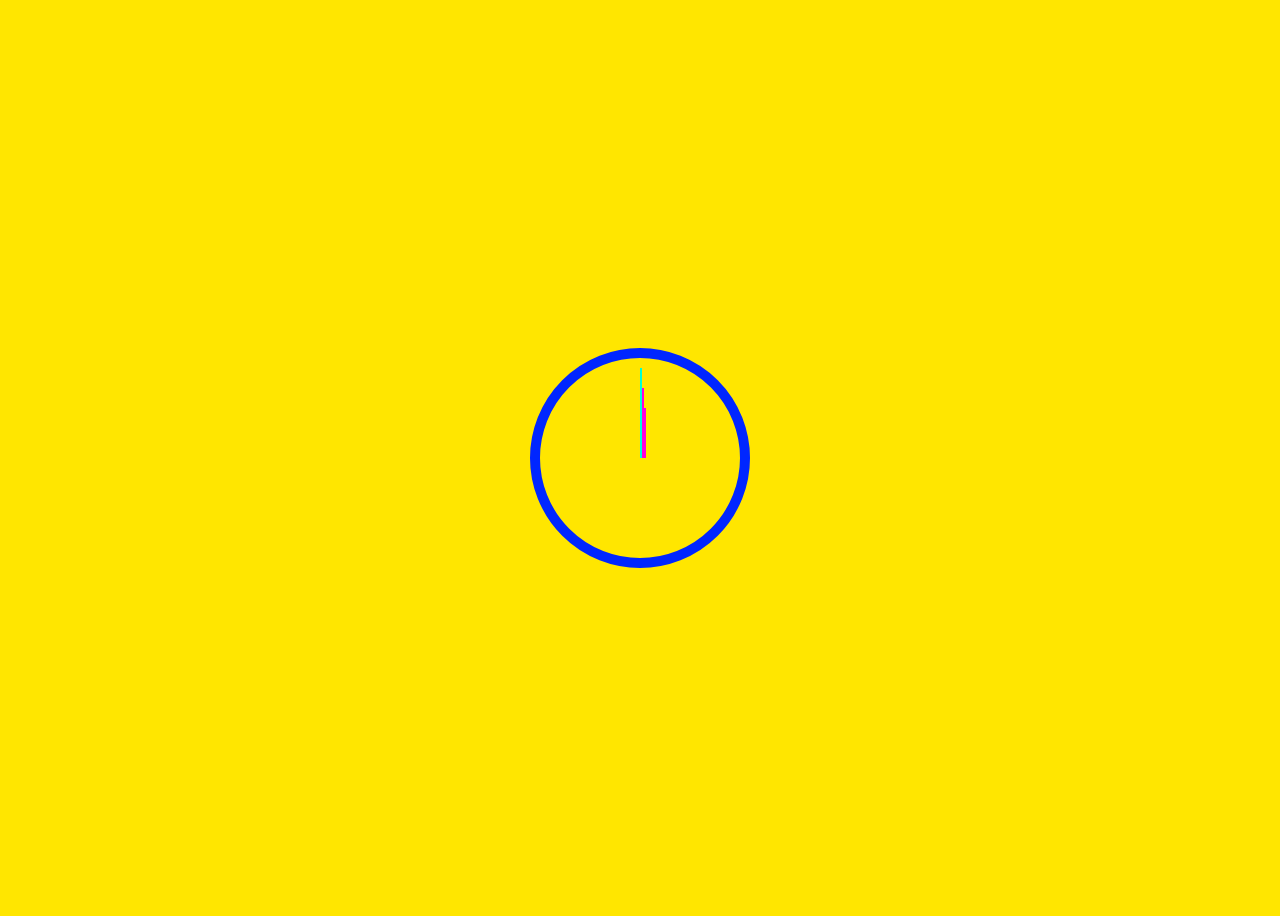
<file: clock/index.html>
<!DOCTYPE html>
<html lang="ru">
<head>
    <meta charset="UTF-8">
    <meta name="viewport" content="width=device-width, initial-scale=1.0">
    <title>Анимация Часов</title>
    <link rel="stylesheet" href="styles.css">
</head>
<body>
    <div class="clock">
        <div class="hand hour-hand"></div>
        <div class="hand minute-hand"></div>
        <div class="hand second-hand"></div>
    </div>
</body>
</html>
</file>
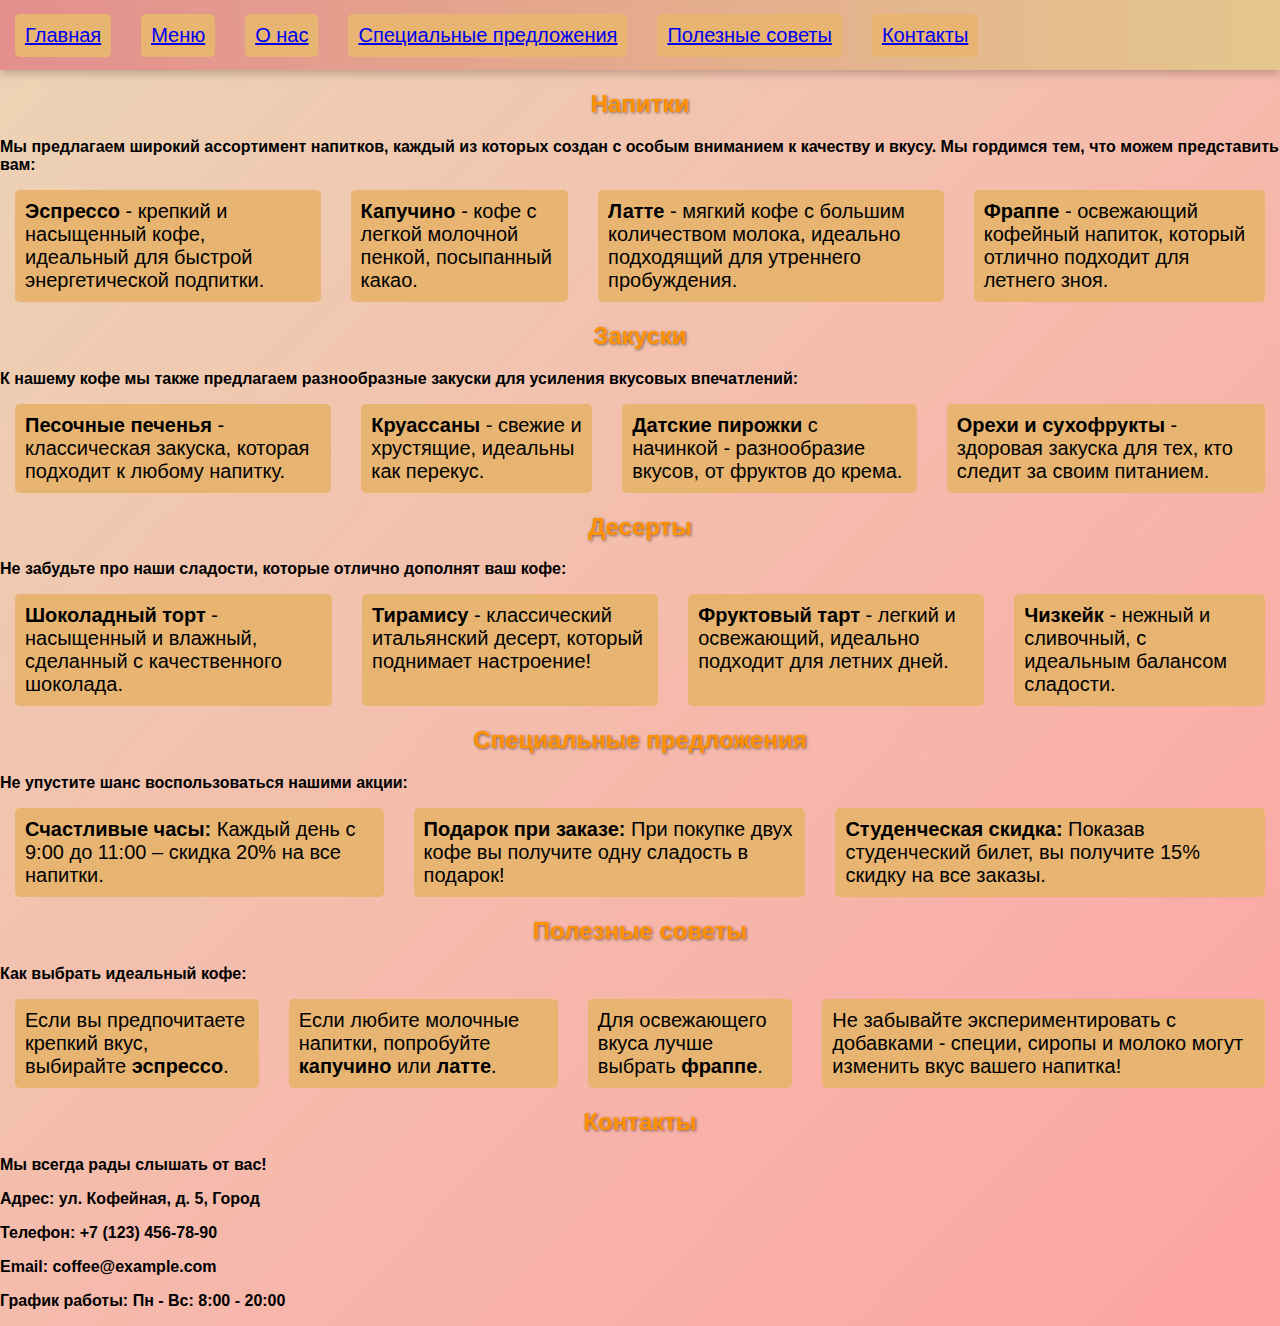
<file: coffeinya/index.html>
<!DOCTYPE html>
<html lang="en">
<head>
    <meta charset="UTF-8">
    <meta name="viewport" content="width=device-width, initial-scale=1.0">
    <title>Мое меню навигации</title>
    <link rel="stylesheet" href="styles.css">
</head>
<body>
    <nav class="menu">
        <ul>
            <li><a href="index.html">Главная</a></li>
            <li><a href="menu.html">Меню</a>
                <ul class="dropdown">
                    <li><a href="#drinks">Напитки</a></li>
                    <li><a href="#snacks">Закуски</a></li>
                    <li><a href="#desserts">Десерты</a></li>
                </ul>
            </li>
            <li><a href="about.html">О нас</a></li>
            <li><a href="#offers">Специальные предложения</a></li>
            <li><a href="#tips">Полезные советы</a></li>
            <li><a href="#contact">Контакты</a></li>
        </ul>
    </nav>

    <div id="drinks">
        <h2>Напитки</h2>
        <p>Мы предлагаем широкий ассортимент напитков, каждый из которых создан с особым вниманием к качеству и вкусу. Мы гордимся тем, что можем представить вам:</p>
        <ul>
            <li><strong>Эспрессо</strong> - крепкий и насыщенный кофе, идеальный для быстрой энергетической подпитки.</li>
            <li><strong>Капучино</strong> - кофе с легкой молочной пенкой, посыпанный какао.</li>
            <li><strong>Латте</strong> - мягкий кофе с большим количеством молока, идеально подходящий для утреннего пробуждения.</li>
            <li><strong>Фраппе</strong> - освежающий кофейный напиток, который отлично подходит для летнего зноя.</li>
        </ul>
    </div>
    
    <div id="snacks">
        <h2>Закуски</h2>
        <p>К нашему кофе мы также предлагаем разнообразные закуски для усиления вкусовых впечатлений:</p>
        <ul>
            <li><strong>Песочные печенья</strong> - классическая закуска, которая подходит к любому напитку.</li>
            <li><strong>Круассаны</strong> - свежие и хрустящие, идеальны как перекус.</li>
            <li><strong>Датские пирожки</strong> с начинкой - разнообразие вкусов, от фруктов до крема.</li>
            <li><strong>Орехи и сухофрукты</strong> - здоровая закуска для тех, кто следит за своим питанием.</li>
        </ul>
    </div>
    
    <div id="desserts">
        <h2>Десерты</h2>
        <p>Не забудьте про наши сладости, которые отлично дополнят ваш кофе:</p>
        <ul>
            <li><strong>Шоколадный торт</strong> - насыщенный и влажный, сделанный с качественного шоколада.</li>
            <li><strong>Тирамису</strong> - классический итальянский десерт, который поднимает настроение!</li>
            <li><strong>Фруктовый тарт</strong> - легкий и освежающий, идеально подходит для летних дней.</li>
            <li><strong>Чизкейк</strong> - нежный и сливочный, с идеальным балансом сладости.</li>
        </ul>
    </div>

    <div id="offers">
        <h2>Специальные предложения</h2>
        <p>Не упустите шанс воспользоваться нашими акции:</p>
        <ul>
            <li><strong>Счастливые часы:</strong> Каждый день с 9:00 до 11:00 – скидка 20% на все напитки.</li>
            <li><strong>Подарок при заказе:</strong> При покупке двух кофе вы получите одну сладость в подарок!</li>
            <li><strong>Студенческая скидка:</strong> Показав студенческий билет, вы получите 15% скидку на все заказы.</li>
        </ul>
    </div>

    <div id="tips">
        <h2>Полезные советы</h2>
        <p>Как выбрать идеальный кофе:</p>
        <ul>
            <li>Если вы предпочитаете крепкий вкус, выбирайте <strong>эспрессо</strong>.</li>
            <li>Если любите молочные напитки, попробуйте <strong>капучино</strong> или <strong>латте</strong>.</li>
            <li>Для освежающего вкуса лучше выбрать <strong>фраппе</strong>.</li>
            <li>Не забывайте экспериментировать с добавками - специи, сиропы и молоко могут изменить вкус вашего напитка!</li>
        </ul>
    </div>

    <div id="contact">
        <h2>Контакты</h2>
        <p>Мы всегда рады слышать от вас!</p>
        <p><strong>Адрес:</strong> ул. Кофейная, д. 5, Город</p>
        <p><strong>Телефон:</strong> +7 (123) 456-78-90</p>
        <p><strong>Email:</strong> coffee@example.com</p>
        <p><strong>График работы:</strong> Пн - Вс: 8:00 - 20:00</p>
    </div>

    <script>
        // Управление активным классом для текущего меню
        const menuLinks = document.querySelectorAll('.menu a');

        menuLinks.forEach(link => {
            link.addEventListener('click', () => {
                menuLinks.forEach(link => link.classList.remove('active'));
                link.classList.add('active');
            });
        });
    </script>
</body>
</html>
</file>
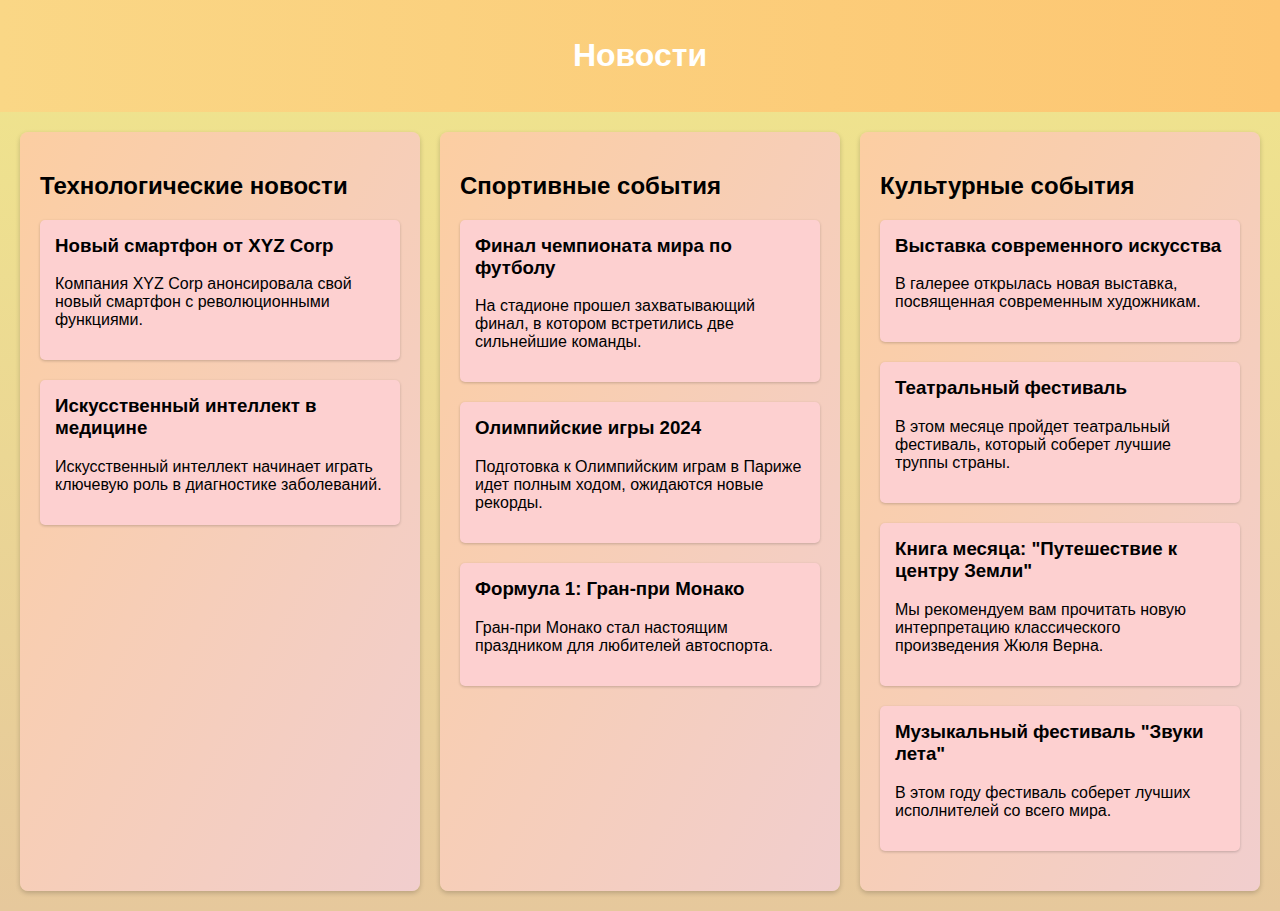
<file: dz7/task1/index.html>
<!DOCTYPE html>
<html lang="ru">
<head>
    <meta charset="UTF-8">
    <meta name="viewport" content="width=device-width, initial-scale=1.0">
    <link rel="stylesheet" href="styles.css">
    <title>Новости</title>
</head>
<body>
    <header>
        <h1>Новости</h1>
    </header>
    <div class="container">
        <div class="column">
            <h2>Технологические новости</h2>
            <article>
                <h3>Новый смартфон от XYZ Corp</h3>
                <p>Компания XYZ Corp анонсировала свой новый смартфон с революционными функциями.</p>
            </article>
            <article>
                <h3>Искусственный интеллект в медицине</h3>
                <p>Искусственный интеллект начинает играть ключевую роль в диагностике заболеваний.</p>
            </article>
        </div>
        <div class="column">
            <h2>Спортивные события</h2>
            <article>
                <h3>Финал чемпионата мира по футболу</h3>
                <p>На стадионе прошел захватывающий финал, в котором встретились две сильнейшие команды.</p>
            </article>
            <article>
                <h3>Олимпийские игры 2024</h3>
                <p>Подготовка к Олимпийским играм в Париже идет полным ходом, ожидаются новые рекорды.</p>
            </article>
            <article>
                <h3>Формула 1: Гран-при Монако</h3>
                <p>Гран-при Монако стал настоящим праздником для любителей автоспорта.</p>
            </article>
        </div>
        <div class="column">
            <h2>Культурные события</h2>
            <article>
                <h3>Выставка современного искусства</h3>
                <p>В галерее открылась новая выставка, посвященная современным художникам.</p>
            </article>
            <article>
                <h3>Театральный фестиваль</h3>
                <p>В этом месяце пройдет театральный фестиваль, который соберет лучшие труппы страны.</p>
            </article>
            <article>
                <h3>Книга месяца: "Путешествие к центру Земли"</h3>
                <p>Мы рекомендуем вам прочитать новую интерпретацию классического произведения Жюля Верна.</p>
            </article>
            <article>
                <h3>Музыкальный фестиваль "Звуки лета"</h3>
                <p>В этом году фестиваль соберет лучших исполнителей со всего мира.</p>
            </article>
        </div>
    </div>
</body>
</html>
</file>
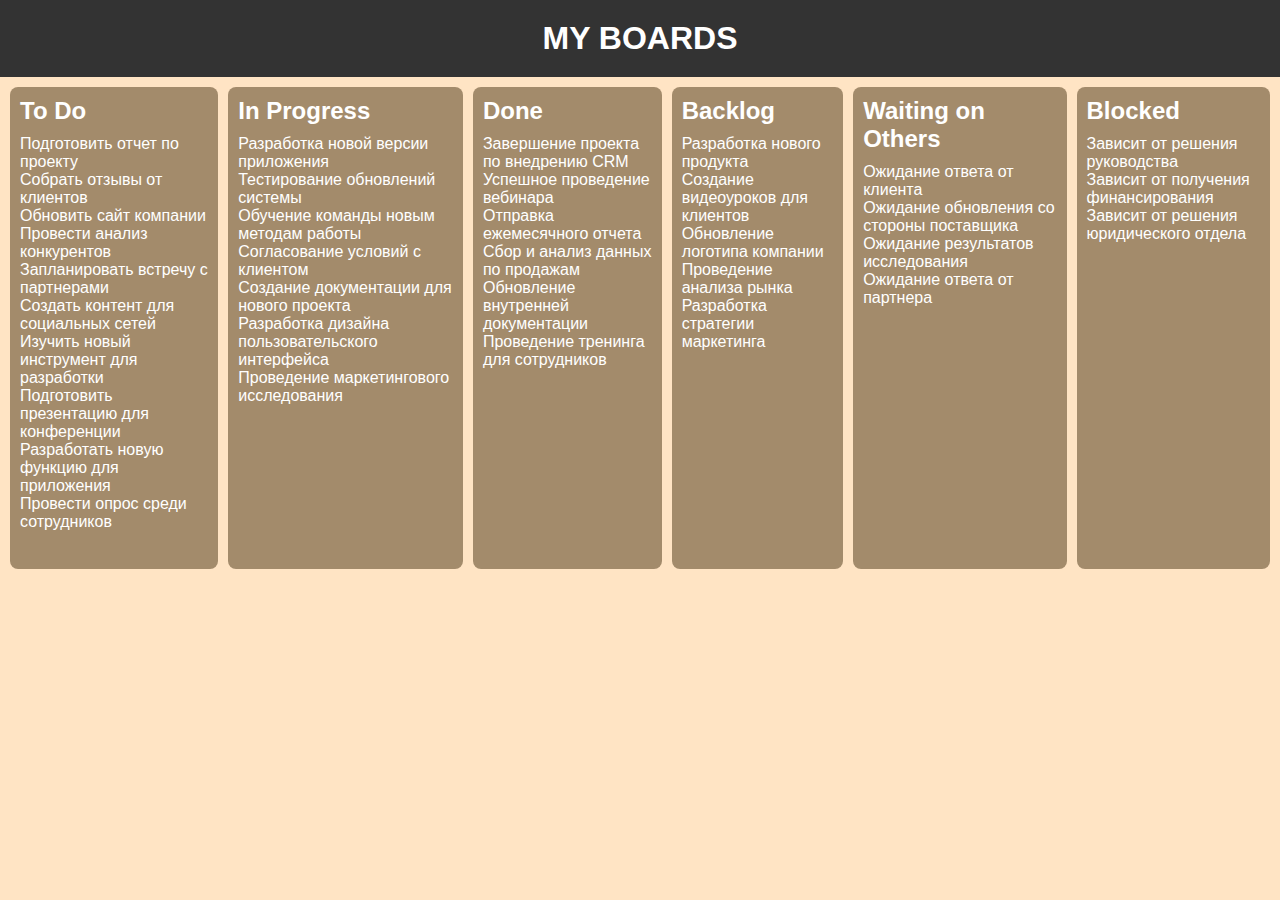
<file: dz7/task3/index.html>
<!DOCTYPE html>
<html lang="ru">
<head>
    <meta charset="UTF-8">
    <meta name="viewport" content="width=device-width, initial-scale=1.0">
    <title>Доски задач</title>
    <link rel="stylesheet" href="styles.css">
</head>
<body>
    <div class="container">
        <header class="header">
            <h1>MY BOARDS</h1>
        </header>
        <div class="boards-container">
            <div class="board">
                <h2>To Do</h2>
                <ul>
                    <li>Подготовить отчет по проекту</li>
                    <li>Собрать отзывы от клиентов</li>
                    <li>Обновить сайт компании</li>
                    <li>Провести анализ конкурентов</li>
                    <li>Запланировать встречу с партнерами</li>
                    <li>Создать контент для социальных сетей</li>
                    <li>Изучить новый инструмент для разработки</li>
                    <li>Подготовить презентацию для конференции</li>
                    <li>Разработать новую функцию для приложения</li>
                    <li>Провести опрос среди сотрудников</li>
                </ul>
            </div>
            <div class="board">
                <h2>In Progress</h2>
                <ul>
                    <li>Разработка новой версии приложения</li>
                    <li>Тестирование обновлений системы</li>
                    <li>Обучение команды новым методам работы</li>
                    <li>Согласование условий с клиентом</li>
                    <li>Создание документации для нового проекта</li>
                    <li>Разработка дизайна пользовательского интерфейса</li>
                    <li>Проведение маркетингового исследования</li>
                </ul>
            </div>
            <div class="board">
                <h2>Done</h2>
                <ul>
                    <li>Завершение проекта по внедрению CRM</li>
                    <li>Успешное проведение вебинара</li>
                    <li>Отправка ежемесячного отчета</li>
                    <li>Сбор и анализ данных по продажам</li>
                    <li>Обновление внутренней документации</li>
                    <li>Проведение тренинга для сотрудников</li>
                </ul>
            </div>
            <div class="board">
                <h2>Backlog</h2>
                <ul>
                    <li>Разработка нового продукта</li>
                    <li>Создание видеоуроков для клиентов</li>
                    <li>Обновление логотипа компании</li>
                    <li>Проведение анализа рынка</li>
                    <li>Разработка стратегии маркетинга</li>
                </ul>
            </div>
            <div class="board">
                <h2>Waiting on Others</h2>
                <ul>
                    <li>Ожидание ответа от клиента</li>
                    <li>Ожидание обновления со стороны поставщика</li>
                    <li>Ожидание результатов исследования</li>
                    <li>Ожидание ответа от партнера</li>
                </ul>
            </div>
            <div class="board">
                <h2>Blocked</h2>
                <ul>
                    <li>Зависит от решения руководства</li>
                    <li>Зависит от получения финансирования</li>
                    <li>Зависит от решения юридического отдела</li>
                </ul>
            </div>
        </div>
    </div>
</body>
</html>
</file>
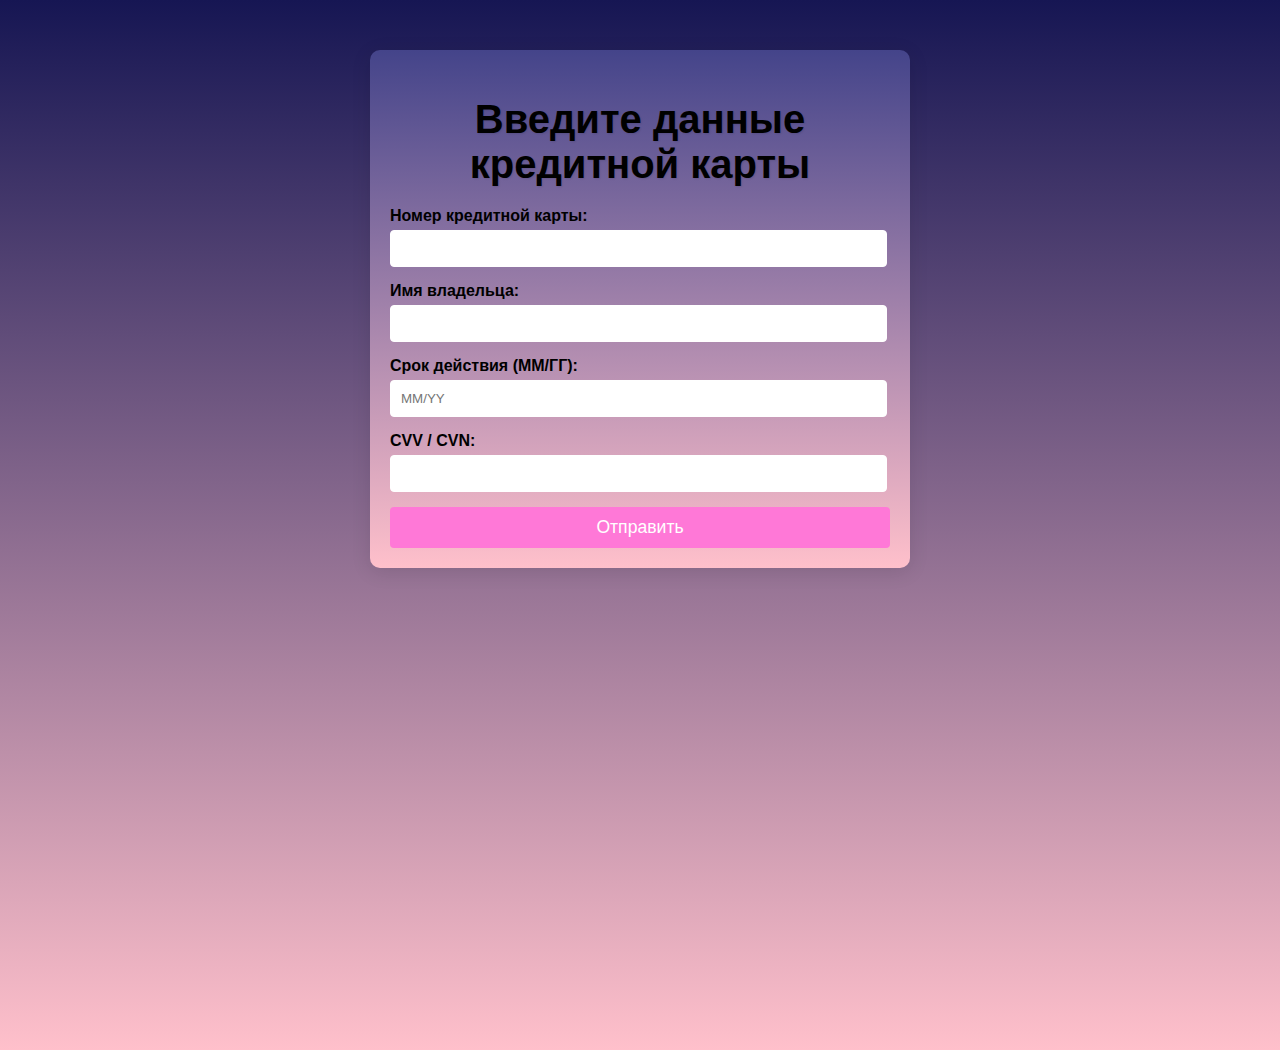
<file: dz8/task1/index.html>
<!DOCTYPE html>
<html lang="ru">
<head>
    <meta charset="UTF-8">
    <meta name="viewport" content="width=device-width, initial-scale=1.0">
    <title>Форма ввода кредитной карты</title>
    <link rel="stylesheet" href="styles.css">
</head>
<body>
    <div class="container">
        <h1>Введите данные кредитной карты</h1>
        <form action="#" method="post">
            <div class="form-group">
                <label for="card-number">Номер кредитной карты:</label>
                <input type="text" id="card-number" name="card-number" required>
            </div>
            <div class="form-group">
                <label for="cardholder-name">Имя владельца:</label>
                <input type="text" id="cardholder-name" name="cardholder-name" required>
            </div>
            <div class="form-group">
                <label for="expiration-date">Срок действия (ММ/ГГ):</label>
                <input type="text" id="expiration-date" name="expiration-date" placeholder="MM/YY" required>
            </div>
            <div class="form-group">
                <label for="cvv">CVV / CVN:</label>
                <input type="text" id="cvv" name="cvv" required>
            </div>
            <button type="submit">Отправить</button>
        </form>
    </div>
</body>
</html>
</file>
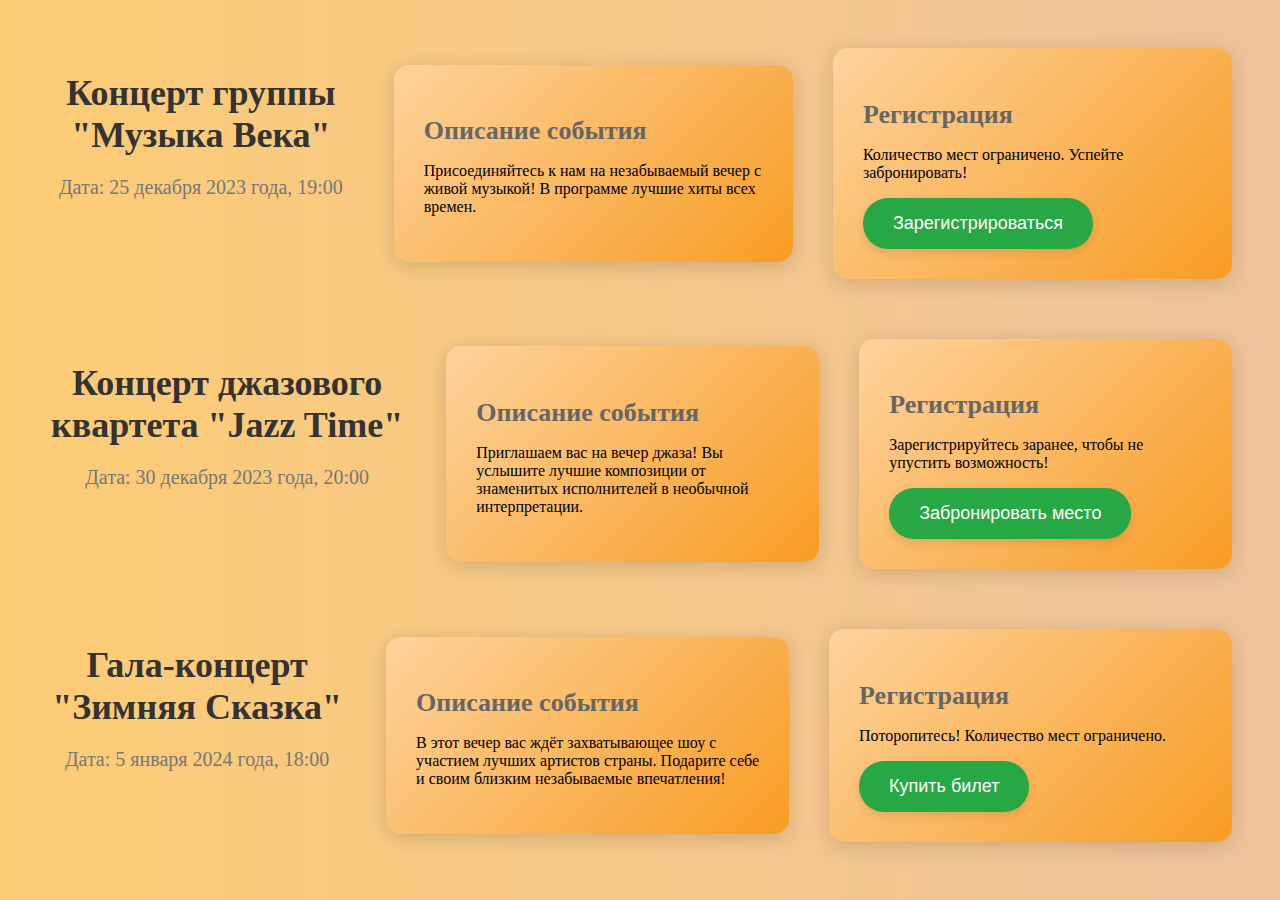
<file: dz6/inde.html>
<!DOCTYPE html>
<html lang="ru">
<head>
    <meta charset="UTF-8">
    <meta name="viewport" content="width=device-width, initial-scale=1.0">
    <title>Информация о событиях</title>
    <link rel="stylesheet" href="styles.css">
</head>
<body>
    <div class="container">
        <header class="header">
            <h1>Концерт группы "Музыка Века"</h1>
            <p class="date-time">Дата: 25 декабря 2023 года, 19:00</p>
        </header>
        <section class="description">
            <h2>Описание события</h2>
            <p>Присоединяйтесь к нам на незабываемый вечер с живой музыкой! В программе лучшие хиты всех времен.</p>
        </section>
        <section class="registration">
            <h2>Регистрация</h2>
            <p>Количество мест ограничено. Успейте забронировать!</p>
            <button class="register-button">Зарегистрироваться</button>
        </section>
    </div>

    <div class="container">
        <header class="header">
            <h1>Концерт джазового квартета "Jazz Time"</h1>
            <p class="date-time">Дата: 30 декабря 2023 года, 20:00</p>
        </header>
        <section class="description">
            <h2>Описание события</h2>
            <p>Приглашаем вас на вечер джаза! Вы услышите лучшие композиции от знаменитых исполнителей в необычной интерпретации.</p>
        </section>
        <section class="registration">
            <h2>Регистрация</h2>
            <p>Зарегистрируйтесь заранее, чтобы не упустить возможность!</p>
            <button class="register-button">Забронировать место</button>
        </section>
    </div>

    <div class="container">
        <header class="header">
            <h1>Гала-концерт "Зимняя Сказка"</h1>
            <p class="date-time">Дата: 5 января 2024 года, 18:00</p>
        </header>
        <section class="description">
            <h2>Описание события</h2>
            <p>В этот вечер вас ждёт захватывающее шоу с участием лучших артистов страны. Подарите себе и своим близким незабываемые впечатления!</p>
        </section>
        <section class="registration">
            <h2>Регистрация</h2>
            <p>Поторопитесь! Количество мест ограничено.</p>
            <button class="register-button">Купить билет</button>
        </section>
    </div>
</body>
</html>
</file>
<file: clock/styles.css>
body {
    display: flex;
    justify-content: center;
    align-items: center;
    height: 100vh;
    background-color: #ffe600;
}

.clock {
    position: relative;
    width: 200px;
    height: 200px;
    border: 10px solid rgb(0, 38, 255);
    border-radius: 50%;
}

.hand {
    position: absolute;
    bottom: 50%;
    left: 50%;
    background: rgb(255, 0, 221);
    transform-origin: bottom;
}

.hour-hand {
    height: 50px;
    width: 6px;
    animation: rotateHour 180s linear infinite; /* Анимация для часовой стрелки */
}

.minute-hand {
    height: 70px;
    width: 4px;
    animation: rotateMinute 120s linear infinite; /* Анимация для минутной стрелки */
}

.second-hand {
    height: 90px;
    width: 2px;
    background: rgb(0, 255, 213);
    animation: rotateSecond 60s linear infinite; /* Анимация для секундной стрелки */
}

@keyframes rotateHour {
    from {
        transform: rotate(0deg);
    }
    to {
        transform: rotate(360deg);
    }
}

@keyframes rotateMinute {
    from {
        transform: rotate(0deg);
    }
    to {
        transform: rotate(360deg);
    }
}

@keyframes rotateSecond {
    from {
        transform: rotate(0deg);
    }
    to {
        transform: rotate(360deg);
    }
}
</file>
<file: coffeinya/styles.css>
body { 
    height: 100%; 
    font-family: Arial, sans-serif; 
    margin: 0; 
    padding: 0; 
        background: linear-gradient(to bottom right, rgba(231, 201, 162, 0.8), rgba(253, 140, 140, 0.8));
} 

.menu { 
    height: 70px; 
    background: linear-gradient(to right, rgba(255, 150, 150, 0.8), rgba(255, 220, 150, 0.8));
    margin: 0; 
    padding: 0; 
    display: flex; 
    align-items: center; 
    box-shadow: 0 4px 8px rgba(0, 0, 0, 0.2);
} 

.menu:hover { 
    background-color: rgba(107, 103, 99, 0.9); 
} 

ul { 
    list-style-type: none; 
    padding: 0; 
    margin: 0; 
    display: flex;
} 

ul li { 
    position: relative; 
    margin: 0 15px; 
    background-color: rgb(231, 180, 113);
    color: black; 
    font-size: 20px; 
    padding: 10px; 
    transition: background-color 0.3s ease; 
    border-radius: 5px; /* Значение изменено для округления */
}

.dropdown {
    display: none; 
    position: absolute; 
    padding: 10px 0; 
    background: white;
}

.menu li:hover .dropdown {
    display: block; 
    background: none;
}

h2 { 
    color: rgb(255, 145, 0); 
    text-shadow: 1px 1px 3px rgba(0, 0, 0, 0.5);
    text-align: center;
}

img {
    width: 1000px;
}

p {
    font-weight: bold;   
}

@media (max-width: 768px) { 
    .container { 
        flex-direction: column; /* На узких экранах колонки становятся вертикальными */ 
    } 
     
    .column { 
        margin: 10px 0; /* Отступы для вертикального расположения */ 
    } 
}
</file>
<file: dz7/task1/styles.css>
body {
    font-family: Arial Black, sans-serif;
    margin: 0;
    padding: 0;
    background: linear-gradient(to bottom, #f0e68c, #e6c89c);
}

header {
    background: linear-gradient(to right, rgb(250, 215, 134), #fdc672);
    color: rgb(255, 255, 255);
    text-align: center;
    padding: 1em 0;
}

.container {
    display: flex;
    justify-content: space-between;
    padding: 20px;
}

.column {
    flex: 1; 
    margin: 0 10px; 
    background: linear-gradient(to bottom right, #fccea2, #f1cece); 
    padding: 20px; 
    box-shadow: 0 2px 5px rgba(0, 0, 0, 0.2); 
    border-radius: 8px; 
}

.column:first-child {
    margin-left: 0; 
}

.column:last-child {
    margin-right: 0; 
}

article {
    margin-bottom: 20px; 
    padding: 15px; 
    background-color: #fdd0d0; 
    border-radius: 5px; 
    box-shadow: 0 1px 3px rgba(0, 0, 0, 0.2); 
}

h3 {
    margin-top: 0; 
}

@media (max-width: 768px) {
    .container {
        flex-direction: column; 
    }
    
    .column {
        margin: 10px 0; 
    }
}
</file>
<file: dz7/task3/styles.css>
* {
    box-sizing: border-box;
    margin: 0;
    padding: 0;
}

html, body {
    height: 100%;
    width: 100%;
    background-color: bisque;
}

.container {
    display: grid; 
    grid-template-rows: auto 1fr; 
    height: 100%;
}

.header {
    background-color: #333;
    color: white;
    text-align: center;
    padding: 20px;
    position: sticky; 
    top: 0;
    z-index: 1000; 
    font-family: Arial Black, sans-serif;
}

.boards-container {
    display: grid; 
    grid-template-columns: repeat(auto-fill, minmax(300px, 1fr)); 
    gap: 10px;
    padding: 10px;
    overflow-y: auto; 
    display: flex;
    overflow-x: auto; 
    scroll-snap-type: x mandatory;
}

.board {
    background-color: rgb(163, 139, 107); 
    color: white;
    padding: 10px;
    border-radius: 8px;
    height: 60%; 
    overflow-y: auto;
    font-family: Arial Black, sans-serif;
}

.board h2 {
    margin-bottom: 10px;
}

.board ul {
    list-style-type: none; 
}
</file>
<file: dz8/task1/styles.css>
body {
    height: 1000px;
    font-family: Arial, sans-serif;
    background: linear-gradient(rgb(22, 22, 83), pink);
    margin: 0;
    padding: 0;
}

.container {
    max-width: 500px;
    margin: 50px auto;
    padding: 20px;
    background: linear-gradient(rgb(68, 68, 138), pink);
    border-radius: 10px;
    box-shadow: 0 4px 20px rgba(0, 0, 0, 0.1);
    transition: transform 0.3s;
}

.container:hover {
    transform: scale(1.02);
}

h1 {
    text-align: center;
    margin-bottom: 20px;
    font-size: 2.5em;
    color: #000000;
    text-shadow: 1px 1px 2px rgba(0, 0, 0, 0.1);
}

.form-group {
    margin-bottom: 15px;
}

label {
    display: block;
    margin-bottom: 5px;
    font-weight: bold;
    color: #000000;
}

input[type="text"] {
    width: 95%;
    padding: 10px;
    border: 1px solid #ffffff;
    border-radius: 4px;
    transition: border-color 0.3s;
}

input[type="text"]:focus {
    border-color: #28a745;
    outline: none;
    box-shadow: 0 0 5px rgba(40, 167, 69, 0.5);
}

button {
    width: 100%;
    padding: 10px;
    background-color: rgb(255, 120, 215);
    color: white;
    border: none;
    border-radius: 4px;
    cursor: pointer;
    font-size: 1.1em;
    transition: background-color 0.3s, transform 0.3s;
}

button:hover {
    background-color: rgb(255, 0, 191);
    transform: translateY(-2px);
}

button:active {
    transform: translateY(0);
}

.error-message {
    color: red;
    font-size: 0.9em;
    margin-top: 5px;
}

.success-message {
    color: green;
    font-size: 0.9em;
    margin-top: 5px;
}
</file>
<file: dz6/styles.css>
* {
    box-sizing: border-box;
}

body {
    font-family: Arial Black (sans-serif);
    margin: 10;
    padding: 5;
    background: linear-gradient(to right, #fccc75, #eec39d); 
}

.container {
    display: flex;
    flex-direction: column; 
    align-items: center;
    padding: 20px;
}

.header {
    text-align: center;
    margin-bottom: 30px;
}

.description, .registration {
    background: linear-gradient(135deg, #fdd39c, #f89c23);
    border-radius: 15px;
    padding: 30px;
    box-shadow: 0 4px 20px rgba(0, 0, 0, 0.15); 
    width: 100%;
    max-width: 600px; 
    margin: 20px;
    transition: all 0.3s ease; 
}

.description:hover, .registration:hover {
    transform: translateY(-5px); 
    box-shadow: 0 8px 25px rgba(0, 0, 0, 0.2); 
}

h1 {
    font-size: 28px;
    color: #333;
    margin-bottom: 10px; 
}

h2 {
    font-size: 22px;
    color: #666;
    margin-bottom: 10px; 
}

.date-time {
    font-size: 18px;
    color: #777;
}

.register-button {
    background-color: #28a745; 
    color: white;
    border: none;
    padding: 12px 24px;
    border-radius: 25px; 
    cursor: pointer;
    transition: background-color 0.3s ease, transform 0.3s ease; 
    font-size: 16px;
    box-shadow: 0 4px 10px rgba(0, 0, 0, 0.1); 
}

.register-button:hover {
    background-color: #218838;
    transform: translateY(-3px); 
    box-shadow: 0 8px 15px rgba(0, 0, 0, 0.2); 
}

@media (min-width: 768px) {
    .container {
        flex-direction: row;
        justify-content: space-between; 
    }

    .description, .registration {
        flex-basis: 48%; 
        margin-bottom: 0; 
    }

    h1 {
        font-size: 32px; 
    }

    h2 {
        font-size: 24px; 
    }

    .date-time {
        font-size: 20px; 
    }
}

@media (min-width: 1024px) {
    .header {
        margin-bottom: 40px;
    }

    h1 {
        font-size: 36px; 
    }

    h2 {
        font-size: 26px;
    }

    .register-button {
        padding: 15px 30px;
        font-size: 18px; 
    }
}
</file>
